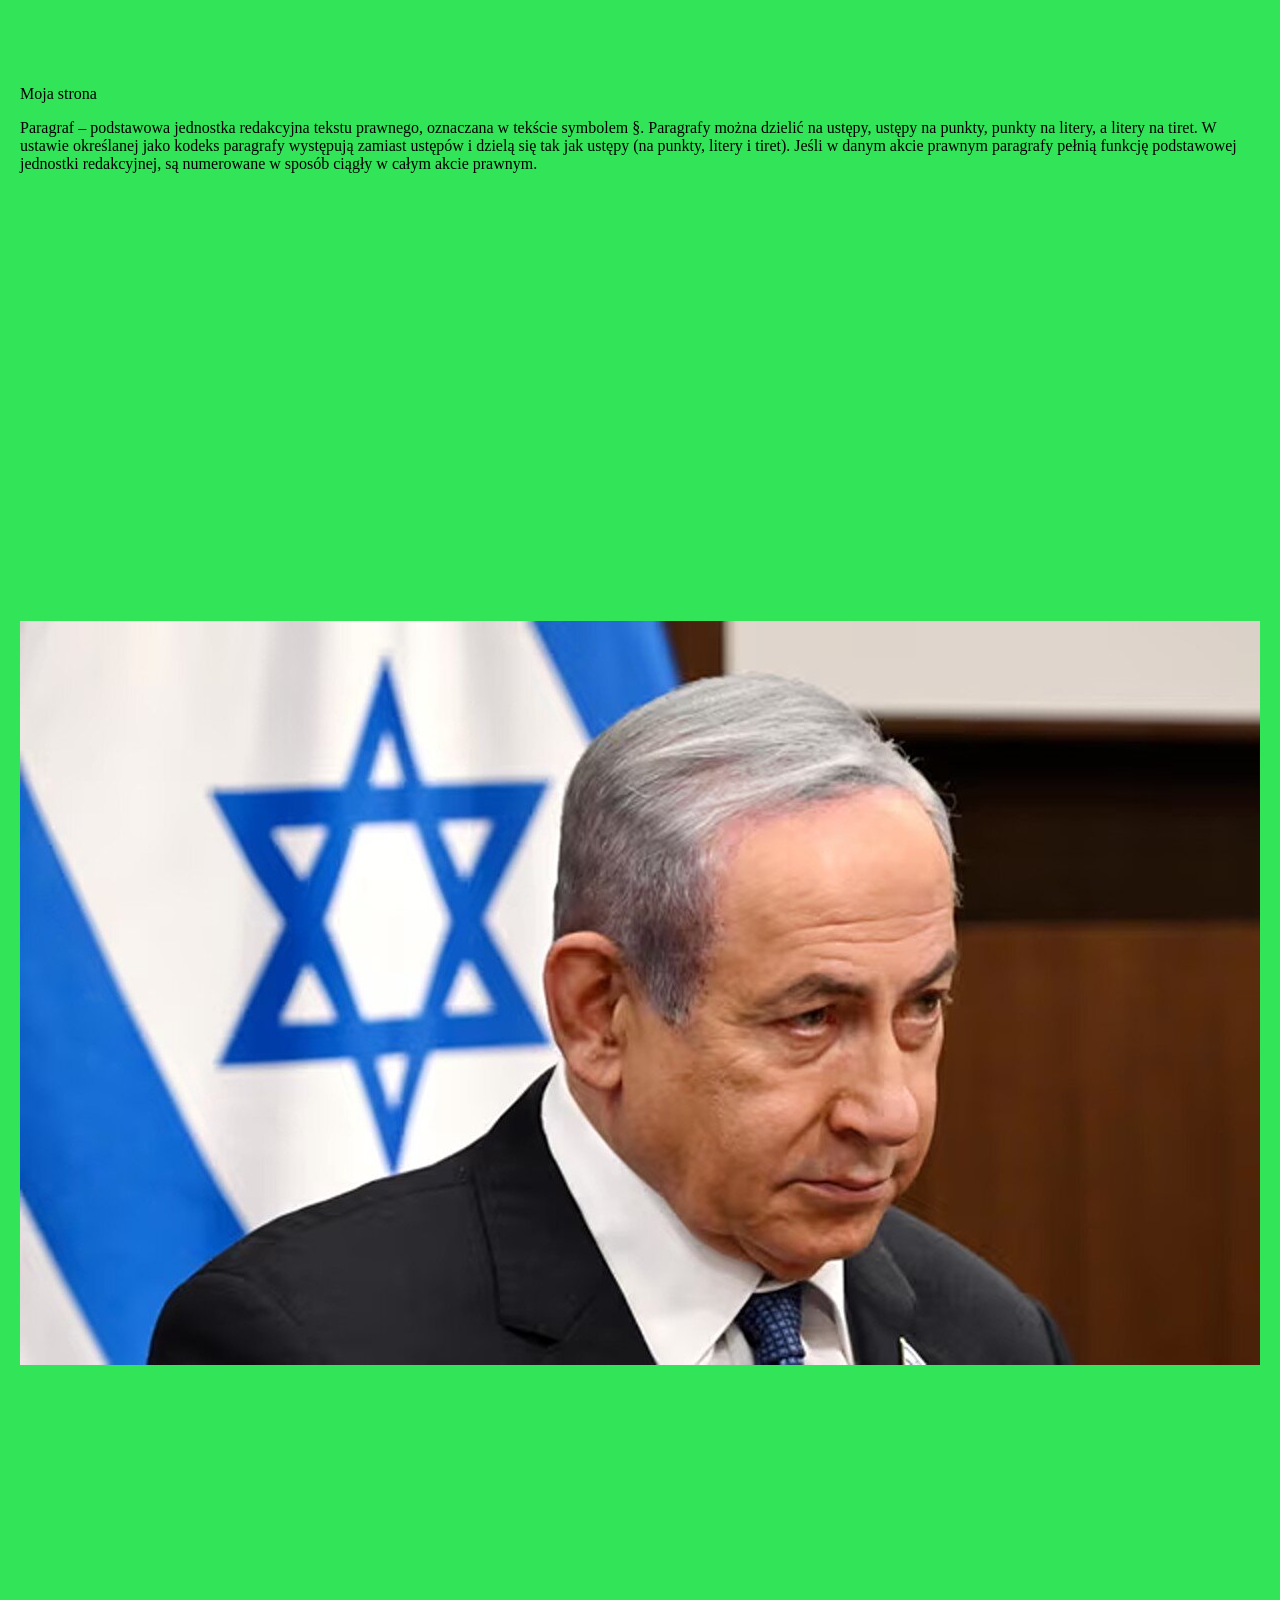
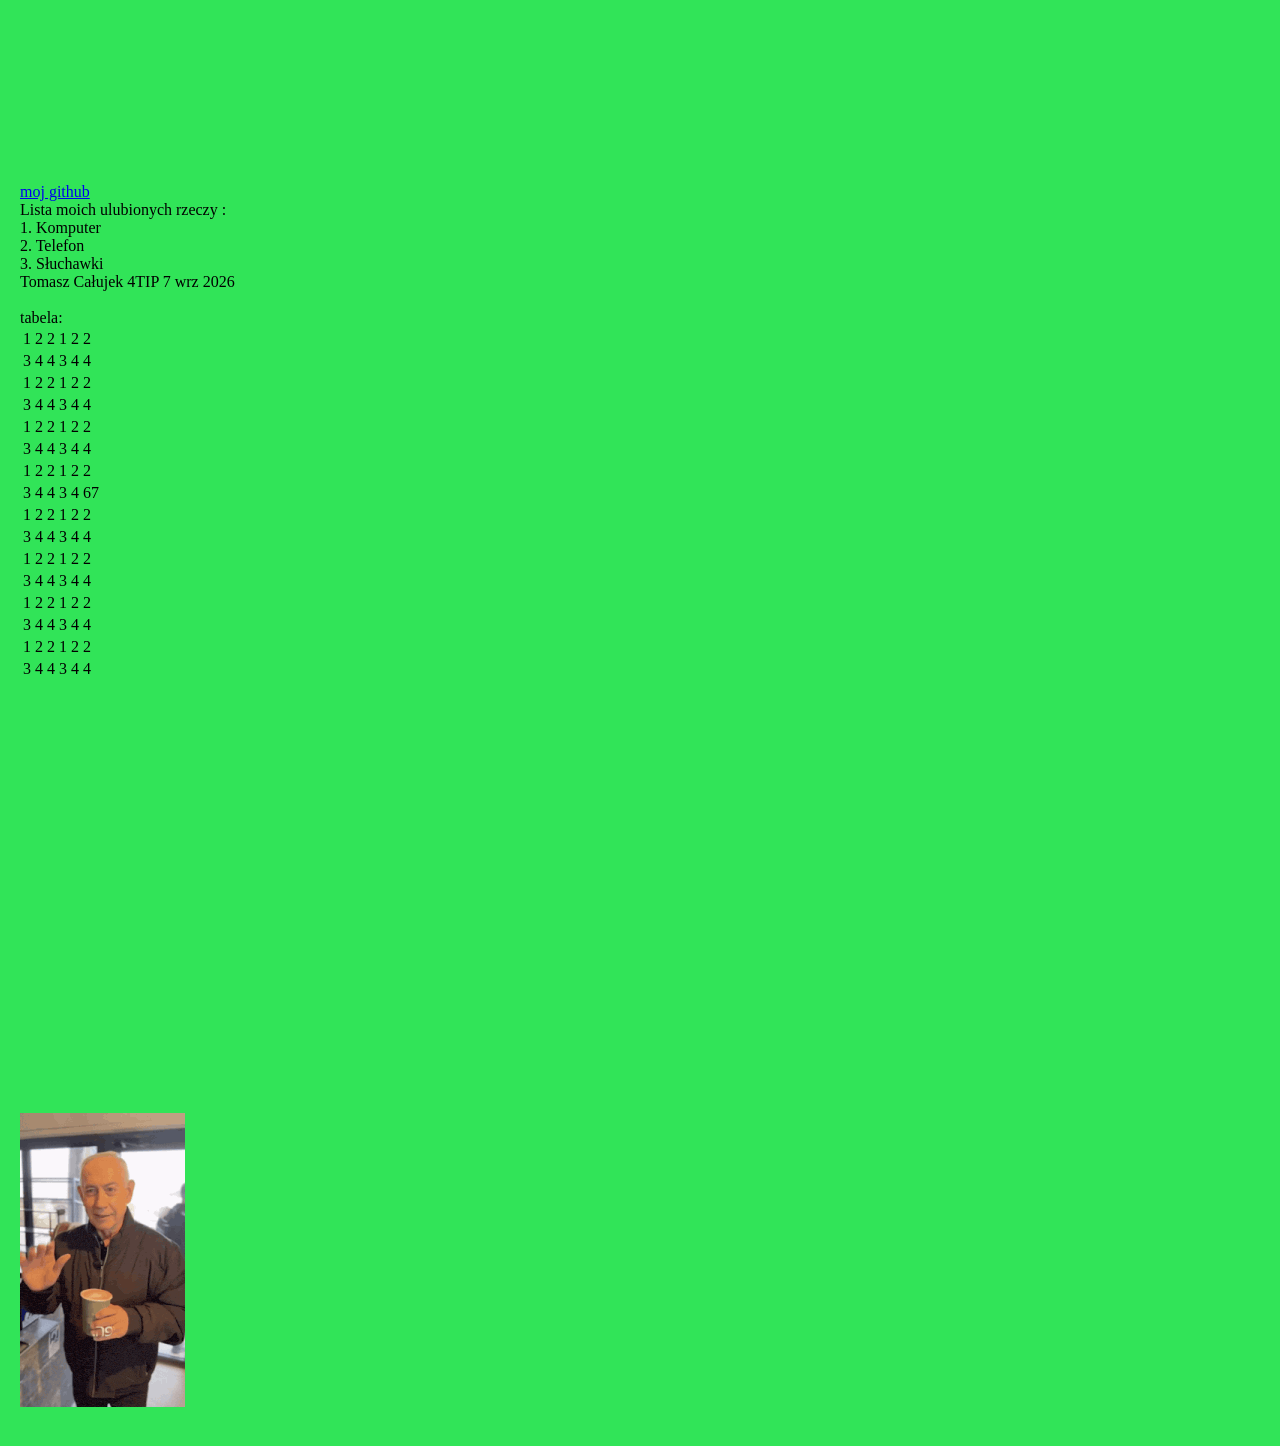
<file: LAB1-zadanie_dla_chetnych/index.html>
<!doctype html>
<html>
<head>
	<meta charset="utf-8">
	<meta name="description" content="opis">
    <link rel="stylesheet" href="style.css">
	<title>Moja strona</title>
</head>
<body>
    <h>Moja strona</h1></br>
    <p>Paragraf – podstawowa jednostka redakcyjna tekstu prawnego, oznaczana w tekście symbolem §. Paragrafy można dzielić na ustępy, ustępy na punkty, punkty na litery, a litery na tiret. W ustawie określanej jako kodeks paragrafy występują zamiast ustępów i dzielą się tak jak ustępy (na punkty, litery i tiret). Jeśli w danym akcie prawnym paragrafy pełnią funkcję podstawowej jednostki redakcyjnej, są numerowane w sposób ciągły w całym akcie prawnym.</p>
    <br><br><br><br><br><br><br><br><br><br><br><br><br><br><br><br><br><br><br><br><br><br><br><br><img src="./resources/3072-1.jpg"><br><br><br><br><br><br><br><br><br><br><br><br><br><br><br><br><br><br><br><br><br><br><br><br>
    <a href="https://github.com/tpmej/">moj github</a></br>
    Lista moich ulubionych rzeczy :</br>
    1. Komputer</br>
    2. Telefon</br>
    3. Słuchawki<br>
    <footer>Tomasz Całujek 4TIP 7 wrz 2026</footer><br>
    tabela:</br>
    <table>
        <tr>
            <td>
                1
            </td>
            <td>
                2
            </td>
            <td>
                2
            </td>
            <td>
                1
            </td>
            <td>
                2
            </td>
            <td>
                2
            </td>
        </tr>
        <tr>
            <td>
                3
            </td>
            <td>
                4
            </td>
            <td>
                4
            </td>
            <td>
                3
            </td>
            <td>
                4
            </td>
            <td>
                4
            </td>
        </tr>
        <tr>
            <td>
                1
            </td>
            <td>
                2
            </td>
            <td>
                2
            </td>
            <td>
                1
            </td>
            <td>
                2
            </td>
            <td>
                2
            </td>
        </tr>
        <tr>
            <td>
                3
            </td>
            <td>
                4
            </td>
            <td>
                4
            </td>
            <td>
                3
            </td>
            <td>
                4
            </td>
            <td>
                4
            </td>
        </tr>
        <tr>
            <td>
                1
            </td>
            <td>
                2
            </td>
            <td>
                2
            </td>
            <td>
                1
            </td>
            <td>
                2
            </td>
            <td>
                2
            </td>
        </tr>
        <tr>
            <td>
                3
            </td>
            <td>
                4
            </td>
            <td>
                4
            </td>
            <td>
                3
            </td>
            <td>
                4
            </td>
            <td>
                4
            </td>
        </tr>
        <tr>
            <td>
                1
            </td>
            <td>
                2
            </td>
            <td>
                2
            </td>
            <td>
                1
            </td>
            <td>
                2
            </td>
            <td>
                2
            </td>
        </tr>
        <tr>
            <td>
                3
            </td>
            <td>
                4
            </td>
            <td>
                4
            </td>
            <td>
                3
            </td>
            <td>
                4
            </td>
            <td>
                67
            </td>
        </tr>
        <tr>
            <td>
                1
            </td>
            <td>
                2
            </td>
            <td>
                2
            </td>
            <td>
                1
            </td>
            <td>
                2
            </td>
            <td>
                2
            </td>
        </tr>
        <tr>
            <td>
                3
            </td>
            <td>
                4
            </td>
            <td>
                4
            </td>
            <td>
                3
            </td>
            <td>
                4
            </td>
            <td>
                4
            </td>
        </tr>
        <tr>
            <td>
                1
            </td>
            <td>
                2
            </td>
            <td>
                2
            </td>
            <td>
                1
            </td>
            <td>
                2
            </td>
            <td>
                2
            </td>
        </tr>
        <tr>
            <td>
                3
            </td>
            <td>
                4
            </td>
            <td>
                4
            </td>
            <td>
                3
            </td>
            <td>
                4
            </td>
            <td>
                4
            </td>
        </tr>
        <tr>
            <td>
                1
            </td>
            <td>
                2
            </td>
            <td>
                2
            </td>
            <td>
                1
            </td>
            <td>
                2
            </td>
            <td>
                2
            </td>
        </tr>
        <tr>
            <td>
                3
            </td>
            <td>
                4
            </td>
            <td>
                4
            </td>
            <td>
                3
            </td>
            <td>
                4
            </td>
            <td>
                4
            </td>
        </tr>
        <tr>
            <td>
                1
            </td>
            <td>
                2
            </td>
            <td>
                2
            </td>
            <td>
                1
            </td>
            <td>
                2
            </td>
            <td>
                2
            </td>
        </tr>
        <tr>
            <td>
                3
            </td>
            <td>
                4
            </td>
            <td>
                4
            </td>
            <td>
                3
            </td>
            <td>
                4
            </td>
            <td>
                4
            </td>
        </tr>

    </table>
    <br><br><br><br><br><br><br><br><br><br><br><br><br><br><br><br><br><br><br><br><br><br><br><br><img src="./resources/benjamin-netanyahu-flip.gif">
</body>
</html>
</file>
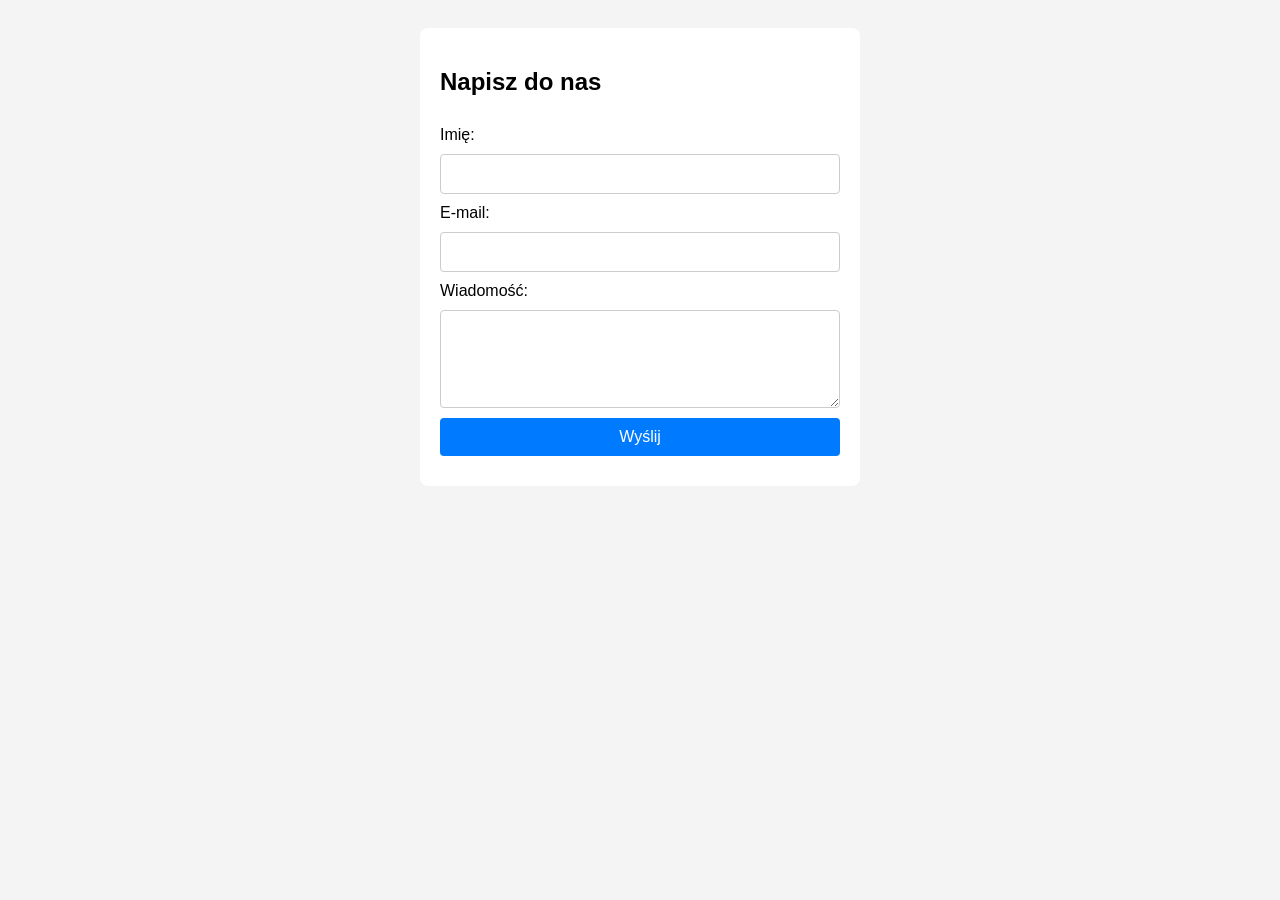
<file: miniprojekt 1/index.html>
<!DOCTYPE html>
<html lang="pl">
<head>
  <meta charset="UTF-8">
  <title>Formularz Kontaktowy</title>
  <link rel="stylesheet" href="style.css">
</head>
<body>

  <form id="contactForm">
    <h2>Napisz do nas</h2>

    <label for="name">Imię:</label>
    <input type="text" id="name">

    <label for="email">E-mail:</label>
    <input type="email" id="email">

    <label for="message">Wiadomość:</label>
    <textarea id="message" rows="4"></textarea>

    <button type="submit">Wyślij</button>

    <!-- Tutaj wyświetli się komunikat -->
    <div id="status"></div>
  </form>

  <script src="script.js"></script>
</body>
</html>
</file>
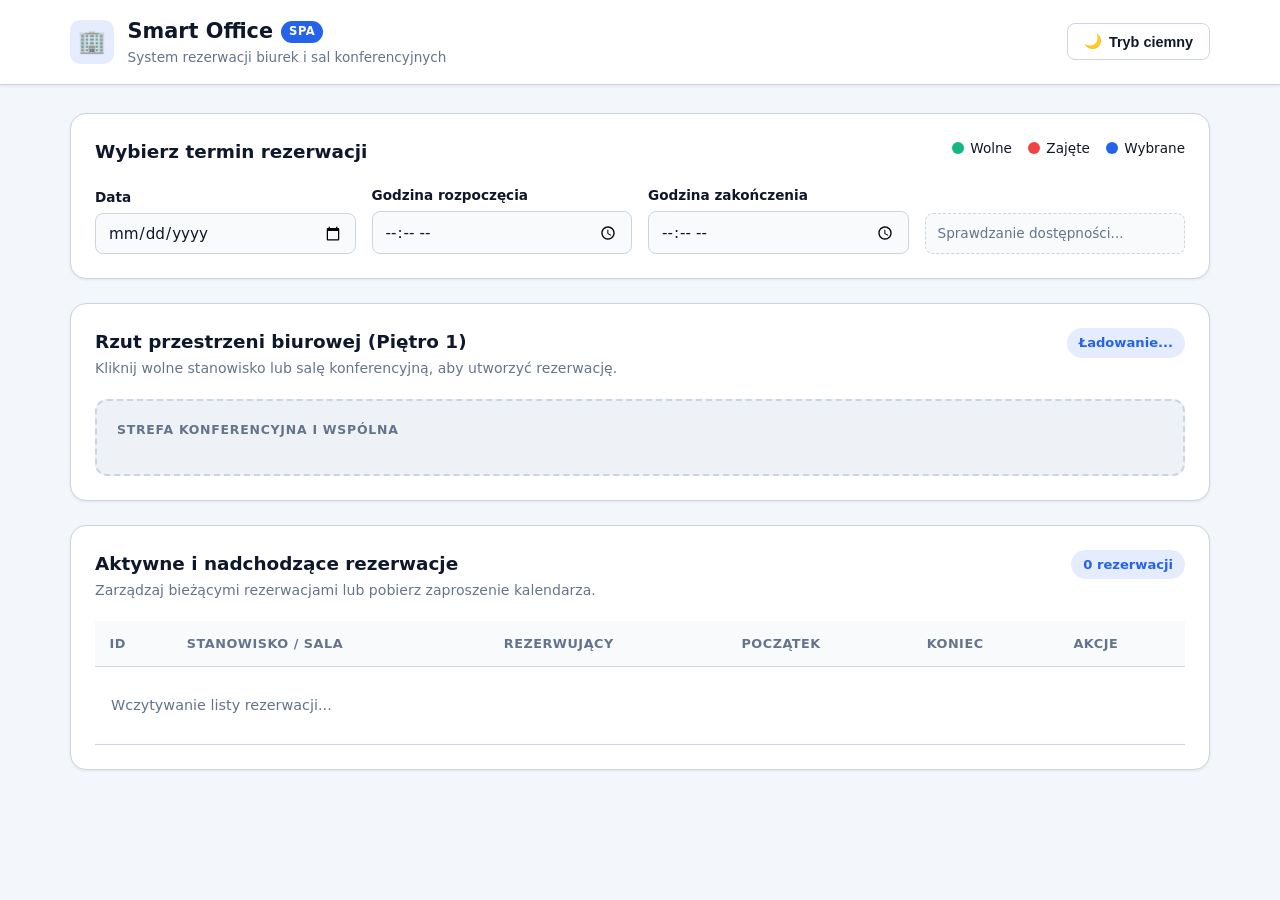
<file: miniprojekt 5/index.html>
<!DOCTYPE html>
<html lang="pl" data-theme="light">
<head>
  <meta charset="UTF-8">
  <meta name="viewport" content="width=device-width, initial-scale=1.0">
  <title>Smart Office SPA — System Rezerwacji Stanowisk</title>
  <link rel="stylesheet" href="css/style.css">
</head>
<body>
  <header class="app-header">
    <div class="container header-inner">
      <div class="brand">
        <div class="brand-icon" aria-hidden="true">🏢</div>
        <div>
          <h1>Smart Office <span class="badge-spa">SPA</span></h1>
          <p class="subtitle">System rezerwacji biurek i sal konferencyjnych</p>
        </div>
      </div>

      <button type="button" id="theme-toggle" class="btn btn-outline" aria-label="Przełącz motyw kolorystyczny">
        <span id="theme-icon" aria-hidden="true">🌙</span>
        <span id="theme-label">Tryb ciemny</span>
      </button>
    </div>
  </header>

  <main class="container main-layout">
    <section class="card filter-panel" aria-labelledby="filter-heading">
      <div class="section-header">
        <h2 id="filter-heading">Wybierz termin rezerwacji</h2>
        <div class="legend" aria-label="Legenda statusów stanowisk">
          <span class="legend-item"><i class="dot dot-free"></i> Wolne</span>
          <span class="legend-item"><i class="dot dot-occupied"></i> Zajęte</span>
          <span class="legend-item"><i class="dot dot-selected"></i> Wybrane</span>
        </div>
      </div>

      <form id="filter-form" class="filter-grid" novalidate>
        <div class="form-group">
          <label for="filter-date">Data</label>
          <input type="date" id="filter-date" name="date" required>
        </div>

        <div class="form-group">
          <label for="filter-start">Godzina rozpoczęcia</label>
          <input type="time" id="filter-start" name="start" step="900" required>
        </div>

        <div class="form-group">
          <label for="filter-end">Godzina zakończenia</label>
          <input type="time" id="filter-end" name="end" step="900" required>
        </div>

        <div class="form-group filter-actions">
          <span class="filter-hint" id="filter-status-text">Sprawdzanie dostępności...</span>
        </div>
      </form>
    </section>

    <section id="ics-banner" class="card ics-banner hidden" aria-live="polite">
      <div class="ics-banner-content">
        <div>
          <strong>Rezerwacja zapisana pomyślnie!</strong>
          <p id="ics-banner-details">Możesz dodać termin bezpośrednio do swojego kalendarza.</p>
        </div>
        <div class="ics-banner-actions">
          <a id="ics-download-link" href="#" class="btn btn-primary" download="rezerwacja.ics">
            📅 Pobierz plik .ics
          </a>
          <button type="button" id="ics-banner-close" class="btn btn-outline">Zamknij</button>
        </div>
      </div>
    </section>

    <section class="card floorplan-section" aria-labelledby="map-heading">
      <div class="section-header">
        <div>
          <h2 id="map-heading">Rzut przestrzeni biurowej (Piętro 1)</h2>
          <p class="section-desc">Kliknij wolne stanowisko lub salę konferencyjną, aby utworzyć rezerwację.</p>
        </div>
        <span class="stats-pill" id="availability-counter">Ładowanie...</span>
      </div>

      <div class="office-blueprint">
        <div class="zone-label">Strefa konferencyjna i wspólna</div>
        <div id="office-grid" class="office-grid" role="group" aria-label="Mapa stanowisk biurowych"></div>
      </div>
    </section>

    <section class="card reservations-section" aria-labelledby="reservations-heading">
      <div class="section-header">
        <div>
          <h2 id="reservations-heading">Aktywne i nadchodzące rezerwacje</h2>
          <p class="section-desc">Zarządzaj bieżącymi rezerwacjami lub pobierz zaproszenie kalendarza.</p>
        </div>
        <span class="stats-pill" id="reservations-counter">0 rezerwacji</span>
      </div>

      <div class="table-wrapper">
        <table class="reservations-table">
          <thead>
            <tr>
              <th>ID</th>
              <th>Stanowisko / Sala</th>
              <th>Rezerwujący</th>
              <th>Początek</th>
              <th>Koniec</th>
              <th>Akcje</th>
            </tr>
          </thead>
          <tbody id="reservations-tbody">
            <tr>
              <td colspan="6" class="empty-state">Wczytywanie listy rezerwacji...</td>
            </tr>
          </tbody>
        </table>
      </div>
    </section>
  </main>

  <div id="booking-modal" class="modal-backdrop hidden" role="dialog" aria-modal="true" aria-labelledby="modal-title">
    <div class="modal-dialog">
      <div class="modal-header">
        <div>
          <span class="modal-badge" id="modal-resource-type">Biurko</span>
          <h3 id="modal-title">Rezerwacja stanowiska</h3>
        </div>
        <button type="button" id="modal-close" class="icon-btn" aria-label="Zamknij okno">&times;</button>
      </div>

      <form id="booking-form" novalidate>
        <input type="hidden" id="booking-resource-id">

        <div class="modal-summary">
          <div>
            <span class="summary-label">Wybrany zasób</span>
            <strong id="modal-resource-name">—</strong>
          </div>
          <div>
            <span class="summary-label">Pojemność</span>
            <strong id="modal-resource-capacity">—</strong>
          </div>
        </div>

        <div class="form-group">
          <label for="booking-user-name">Imię i nazwisko <span class="required">*</span></label>
          <input
            type="text"
            id="booking-user-name"
            name="user_name"
            placeholder="np. Jan Kowalski"
            minlength="3"
            maxlength="100"
            required
          >
        </div>

        <div class="modal-datetime-grid">
          <div class="form-group">
            <label for="booking-date">Data</label>
            <input type="date" id="booking-date" required>
          </div>
          <div class="form-group">
            <label for="booking-start">Od godziny</label>
            <input type="time" id="booking-start" step="900" required>
          </div>
          <div class="form-group">
            <label for="booking-end">Do godziny</label>
            <input type="time" id="booking-end" step="900" required>
          </div>
        </div>

        <p id="modal-error" class="form-error hidden" role="alert"></p>

        <div class="modal-footer">
          <button type="button" id="modal-cancel" class="btn btn-outline">Anuluj</button>
          <button type="submit" id="modal-submit" class="btn btn-primary">Potwierdź rezerwację</button>
        </div>
      </form>
    </div>
  </div>

  <div id="toast-container" class="toast-container" aria-live="polite" aria-atomic="true"></div>

  <script src="js/app.js"></script>
</body>
</html>
</file>
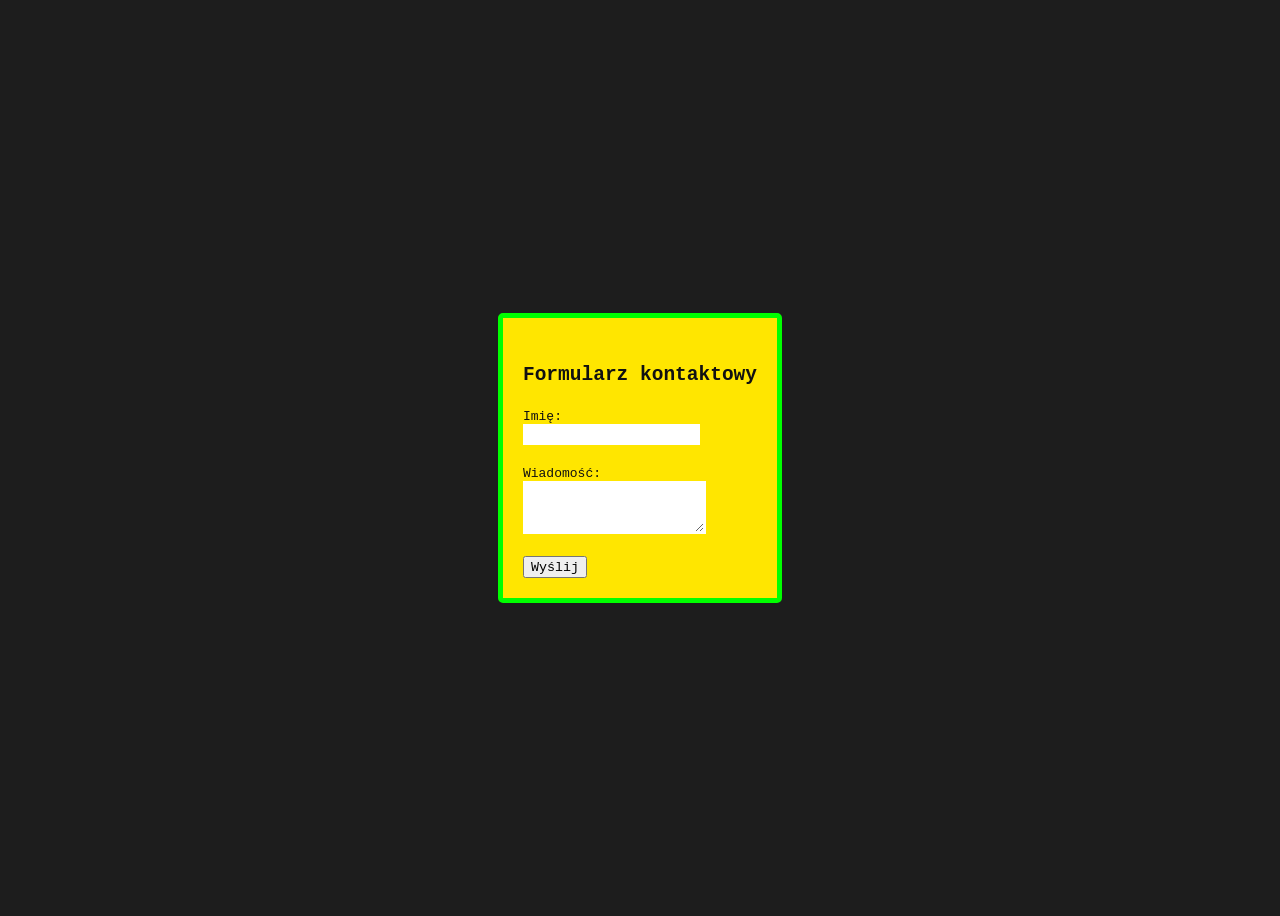
<file: sprawdzian-09112026/index.html>
<!DOCTYPE html>
<html lang="en">
<head>
    <meta charset="UTF-8">
    <meta name="viewport" content="width=device-width, initial-scale=1.0">
    <title>Document</title>
    <link rel="stylesheet" href="style.css">
</head>
<body>
    <form action="odbierz.php" method="POST" id="formularz">
        <h2><code>Formularz kontaktowy</code></h2>

        <p id="powitanie"></p>

        <label for="imie"><code>Imię:</code></label><br>
        <input type="text" id="imie" name="imie" required>
        <br><br>

        <label for="wiadomosc"><code>Wiadomość:</code></label><br>
        <textarea id="wiadomosc" name="wiadomosc" rows="3" maxlength="200" required></textarea>
        <br><br>
        
        <button type="submit"><code>Wyślij</code></button>
    </form>
    <script>
        const form = document.getElementById('formularz');
        const nameInput = document.getElementById('imie');
        form.addEventListener('submit', function(event) {
            const nameValue = nameInput.value.trim();
            if (nameInput.value.trim() === '') {
                alert('Proszę wprowadzić imię.');
                event.preventDefault();
            }
        });
    </script>
</body>
</html>
</file>
<file: LAB1-zadanie_dla_chetnych/style.css>
body {
background-color: #31e458;
  font-family: 'Franklin Gothic Medium', 'Arial Narrow';
  display: flex;
  justify-content: center;
  padding-top: 50px;
  margin: 35px;
}

@keyframes obrot {
  from {
    transform: rotate(0deg);
  }
  to {
    transform: rotate(360deg);
  }
}

img {
  /* nazwa | czas pełnego obrotu | płynny ruch | nieskończona pętla */
  animation: obrot 10s linear infinite;
}
</file>
<file: miniprojekt 1/style.css>
body {
  font-family: Arial, sans-serif;
  background-color: #f4f4f4;
  padding: 20px;
}

form {
  background: white;
  max-width: 400px;
  margin: 0 auto;
  padding: 20px;
  border-radius: 8px;
  display: flex;
  flex-direction: column;
  gap: 10px;
}

input, textarea, button {
  padding: 10px;
  font-size: 16px;
  border: 1px solid #ccc;
  border-radius: 4px;
}

button {
  background: #007bff;
  color: white;
  border: none;
  cursor: pointer;
}

button:hover {
  background: #0056b3;
}

.ok { color: green; font-weight: bold; }
.err { color: red; font-weight: bold; }
</file>
<file: miniprojekt 5/css/style.css>
:root {
  --bg-main: #f3f6fb;
  --surface: #ffffff;
  --surface-alt: #f8fafc;
  --text-main: #0f172a;
  --text-muted: #64748b;
  --border-color: #cbd5e1;
  --blueprint-bg: #eef2f7;

  --primary: #2563eb;
  --primary-hover: #1d4ed8;
  --primary-soft: rgba(37, 99, 235, 0.12);

  --free-bg: #ecfdf5;
  --free-border: #10b981;
  --free-text: #065f46;

  --occupied-bg: #fef2f2;
  --occupied-border: #ef4444;
  --occupied-text: #991b1b;

  --selected-bg: #eff6ff;
  --selected-border: #2563eb;
  --selected-text: #1e40af;

  --shadow-sm: 0 1px 3px rgba(15, 23, 42, 0.08);
  --shadow-md: 0 10px 25px rgba(15, 23, 42, 0.12);
  --radius-md: 12px;
  --radius-lg: 16px;
}

[data-theme="dark"] {
  --bg-main: #0b1120;
  --surface: #1e293b;
  --surface-alt: #0f172a;
  --text-main: #f1f5f9;
  --text-muted: #94a3b8;
  --border-color: #334155;
  --blueprint-bg: #131c31;

  --primary: #3b82f6;
  --primary-hover: #60a5fa;
  --primary-soft: rgba(59, 130, 246, 0.18);

  --free-bg: rgba(16, 185, 129, 0.14);
  --free-border: #10b981;
  --free-text: #6ee7b7;

  --occupied-bg: rgba(239, 68, 68, 0.14);
  --occupied-border: #ef4444;
  --occupied-text: #fca5a5;

  --selected-bg: rgba(59, 130, 246, 0.22);
  --selected-border: #60a5fa;
  --selected-text: #93c5fd;

  --shadow-sm: 0 2px 6px rgba(0, 0, 0, 0.35);
  --shadow-md: 0 14px 32px rgba(0, 0, 0, 0.5);
}

*,
*::before,
*::after {
  box-sizing: border-box;
  margin: 0;
  padding: 0;
}

body {
  font-family: system-ui, -apple-system, "Segoe UI", Roboto, Helvetica, Arial, sans-serif;
  background-color: var(--bg-main);
  color: var(--text-main);
  line-height: 1.5;
  transition: background-color 0.25s ease, color 0.25s ease;
  min-height: 100vh;
}

.container {
  width: 100%;
  max-width: 1180px;
  margin: 0 auto;
  padding: 0 1.25rem;
}

.app-header {
  background-color: var(--surface);
  border-bottom: 1px solid var(--border-color);
  padding: 1rem 0;
  box-shadow: var(--shadow-sm);
  position: sticky;
  top: 0;
  z-index: 20;
}

.header-inner {
  display: flex;
  align-items: center;
  justify-content: space-between;
  gap: 1rem;
  flex-wrap: wrap;
}

.brand {
  display: flex;
  align-items: center;
  gap: 0.85rem;
}

.brand-icon {
  width: 44px;
  height: 44px;
  border-radius: 10px;
  background: var(--primary-soft);
  display: grid;
  place-items: center;
  font-size: 1.4rem;
}

.brand h1 {
  font-size: 1.3rem;
  font-weight: 700;
  display: flex;
  align-items: center;
  gap: 0.5rem;
}

.badge-spa {
  font-size: 0.72rem;
  font-weight: 700;
  letter-spacing: 0.05em;
  padding: 0.15rem 0.5rem;
  border-radius: 999px;
  background-color: var(--primary);
  color: #ffffff;
}

.subtitle {
  font-size: 0.85rem;
  color: var(--text-muted);
}

.main-layout {
  display: flex;
  flex-direction: column;
  gap: 1.5rem;
  padding-top: 1.75rem;
  padding-bottom: 3rem;
}

.card {
  background-color: var(--surface);
  border: 1px solid var(--border-color);
  border-radius: var(--radius-lg);
  padding: 1.5rem;
  box-shadow: var(--shadow-sm);
}

.section-header {
  display: flex;
  align-items: flex-start;
  justify-content: space-between;
  gap: 1rem;
  flex-wrap: wrap;
  margin-bottom: 1.25rem;
}

.section-header h2 {
  font-size: 1.15rem;
  font-weight: 700;
}

.section-desc {
  font-size: 0.88rem;
  color: var(--text-muted);
  margin-top: 0.15rem;
}

.btn {
  display: inline-flex;
  align-items: center;
  justify-content: center;
  gap: 0.45rem;
  padding: 0.55rem 1rem;
  border-radius: 8px;
  font-size: 0.9rem;
  font-weight: 600;
  cursor: pointer;
  border: 1px solid transparent;
  text-decoration: none;
  transition: transform 0.15s ease, background-color 0.2s ease, border-color 0.2s ease;
}

.btn:active {
  transform: scale(0.98);
}

.btn-primary {
  background-color: var(--primary);
  color: #ffffff;
}

.btn-primary:hover {
  background-color: var(--primary-hover);
}

.btn-outline {
  background-color: var(--surface);
  color: var(--text-main);
  border-color: var(--border-color);
}

.btn-outline:hover {
  background-color: var(--surface-alt);
}

.btn-danger-sm {
  padding: 0.35rem 0.7rem;
  font-size: 0.8rem;
  background-color: transparent;
  color: #ef4444;
  border: 1px solid #ef4444;
  border-radius: 6px;
}

.btn-danger-sm:hover {
  background-color: #ef4444;
  color: #ffffff;
}

.btn-ics-sm {
  padding: 0.35rem 0.7rem;
  font-size: 0.8rem;
  background-color: var(--primary-soft);
  color: var(--primary);
  border: 1px solid var(--primary);
  border-radius: 6px;
}

.btn-ics-sm:hover {
  background-color: var(--primary);
  color: #ffffff;
}

.filter-grid {
  display: grid;
  grid-template-columns: repeat(4, minmax(0, 1fr));
  gap: 1rem;
  align-items: end;
}

.form-group {
  display: flex;
  flex-direction: column;
  gap: 0.35rem;
}

.form-group label {
  font-size: 0.85rem;
  font-weight: 600;
  color: var(--text-main);
}

.form-group input {
  width: 100%;
  padding: 0.6rem 0.75rem;
  border: 1px solid var(--border-color);
  border-radius: 8px;
  background-color: var(--surface-alt);
  color: var(--text-main);
  font-size: 0.95rem;
  font-family: inherit;
}

.form-group input:focus {
  outline: none;
  border-color: var(--primary);
  box-shadow: 0 0 0 3px var(--primary-soft);
}

.filter-actions {
  justify-content: center;
}

.filter-hint {
  font-size: 0.85rem;
  color: var(--text-muted);
  padding: 0.6rem 0.75rem;
  background-color: var(--surface-alt);
  border-radius: 8px;
  border: 1px dashed var(--border-color);
}

.legend {
  display: flex;
  align-items: center;
  gap: 1rem;
  flex-wrap: wrap;
  font-size: 0.85rem;
  font-weight: 500;
}

.legend-item {
  display: inline-flex;
  align-items: center;
  gap: 0.4rem;
}

.dot {
  width: 12px;
  height: 12px;
  border-radius: 50%;
  display: inline-block;
}

.dot-free {
  background-color: var(--free-border);
}

.dot-occupied {
  background-color: var(--occupied-border);
}

.dot-selected {
  background-color: var(--selected-border);
}

.stats-pill {
  font-size: 0.82rem;
  font-weight: 600;
  padding: 0.3rem 0.75rem;
  border-radius: 999px;
  background-color: var(--primary-soft);
  color: var(--primary);
}

.ics-banner {
  border-left: 5px solid var(--free-border);
  background-color: var(--free-bg);
}

.ics-banner-content {
  display: flex;
  align-items: center;
  justify-content: space-between;
  gap: 1rem;
  flex-wrap: wrap;
}

.ics-banner-actions {
  display: flex;
  gap: 0.6rem;
}

.office-blueprint {
  background-color: var(--blueprint-bg);
  border: 2px dashed var(--border-color);
  border-radius: var(--radius-md);
  padding: 1.25rem;
}

.zone-label {
  font-size: 0.78rem;
  font-weight: 700;
  text-transform: uppercase;
  letter-spacing: 0.06em;
  color: var(--text-muted);
  margin-bottom: 0.85rem;
}

.office-grid {
  display: grid;
  grid-template-columns: repeat(4, minmax(0, 1fr));
  gap: 1rem;
}

.resource-card {
  position: relative;
  border-radius: var(--radius-md);
  border: 2px solid var(--border-color);
  padding: 1rem;
  text-align: left;
  font-family: inherit;
  transition: transform 0.18s ease, box-shadow 0.18s ease, border-color 0.18s ease, background-color 0.18s ease;
  display: flex;
  flex-direction: column;
  justify-content: space-between;
  min-height: 112px;
}

.resource-card.type-room {
  grid-column: span 2;
  min-height: 138px;
}

.resource-card.type-desk {
  grid-column: span 1;
}

.resource-card.status-free {
  background-color: var(--free-bg);
  border-color: var(--free-border);
  color: var(--free-text);
  cursor: pointer;
}

.resource-card.status-free:hover {
  transform: translateY(-3px);
  box-shadow: var(--shadow-md);
}

.resource-card.status-occupied {
  background-color: var(--occupied-bg);
  border-color: var(--occupied-border);
  color: var(--occupied-text);
  cursor: not-allowed;
  opacity: 0.88;
}

.resource-card.status-selected {
  background-color: var(--selected-bg);
  border-color: var(--selected-border);
  color: var(--selected-text);
  box-shadow: 0 0 0 3px var(--primary-soft), var(--shadow-md);
  transform: translateY(-2px);
}

.resource-top {
  display: flex;
  align-items: center;
  justify-content: space-between;
  gap: 0.5rem;
  margin-bottom: 0.5rem;
}

.resource-kind {
  font-size: 0.72rem;
  font-weight: 700;
  text-transform: uppercase;
  letter-spacing: 0.04em;
  opacity: 0.85;
}

.resource-capacity {
  font-size: 0.75rem;
  font-weight: 700;
  padding: 0.15rem 0.5rem;
  border-radius: 999px;
  background-color: rgba(255, 255, 255, 0.55);
  color: inherit;
}

[data-theme="dark"] .resource-capacity {
  background-color: rgba(15, 23, 42, 0.5);
}

.resource-name {
  font-size: 1.02rem;
  font-weight: 700;
  margin-bottom: 0.45rem;
}

.resource-status-badge {
  font-size: 0.8rem;
  font-weight: 600;
  display: inline-flex;
  align-items: center;
  gap: 0.35rem;
}

.office-corridor {
  grid-column: 1 / -1;
  text-align: center;
  padding: 0.45rem;
  border-radius: 8px;
  background-color: var(--surface);
  border: 1px dashed var(--border-color);
  color: var(--text-muted);
  font-size: 0.78rem;
  font-weight: 600;
  letter-spacing: 0.08em;
  text-transform: uppercase;
}

.table-wrapper {
  overflow-x: auto;
}

.reservations-table {
  width: 100%;
  border-collapse: collapse;
  font-size: 0.9rem;
}

.reservations-table th,
.reservations-table td {
  padding: 0.8rem 0.9rem;
  text-align: left;
  border-bottom: 1px solid var(--border-color);
}

.reservations-table th {
  background-color: var(--surface-alt);
  font-weight: 700;
  color: var(--text-muted);
  font-size: 0.8rem;
  text-transform: uppercase;
  letter-spacing: 0.04em;
}

.reservations-table tbody tr:hover {
  background-color: var(--surface-alt);
}

.action-buttons {
  display: flex;
  gap: 0.45rem;
  flex-wrap: wrap;
}

.empty-state {
  text-align: center;
  color: var(--text-muted);
  padding: 1.75rem 1rem !important;
}

.hidden {
  display: none !important;
}

.modal-backdrop {
  position: fixed;
  inset: 0;
  background-color: rgba(15, 23, 42, 0.6);
  backdrop-filter: blur(3px);
  display: grid;
  place-items: center;
  padding: 1rem;
  z-index: 50;
  animation: fadeIn 0.2s ease;
}

.modal-dialog {
  width: 100%;
  max-width: 480px;
  background-color: var(--surface);
  border: 1px solid var(--border-color);
  border-radius: var(--radius-lg);
  padding: 1.5rem;
  box-shadow: var(--shadow-md);
  animation: scaleUp 0.2s ease;
}

.modal-header {
  display: flex;
  align-items: flex-start;
  justify-content: space-between;
  gap: 1rem;
  margin-bottom: 1rem;
}

.modal-badge {
  display: inline-block;
  font-size: 0.72rem;
  font-weight: 700;
  text-transform: uppercase;
  padding: 0.15rem 0.55rem;
  border-radius: 999px;
  background-color: var(--primary-soft);
  color: var(--primary);
  margin-bottom: 0.25rem;
}

.icon-btn {
  background: none;
  border: none;
  font-size: 1.65rem;
  line-height: 1;
  color: var(--text-muted);
  cursor: pointer;
}

.icon-btn:hover {
  color: var(--text-main);
}

.modal-summary {
  display: grid;
  grid-template-columns: 1fr 1fr;
  gap: 0.75rem;
  padding: 0.85rem;
  background-color: var(--surface-alt);
  border-radius: 10px;
  border: 1px solid var(--border-color);
  margin-bottom: 1rem;
}

.summary-label {
  display: block;
  font-size: 0.75rem;
  color: var(--text-muted);
}

.modal-datetime-grid {
  display: grid;
  grid-template-columns: 1.3fr 1fr 1fr;
  gap: 0.65rem;
  margin-top: 0.9rem;
}

.required {
  color: #ef4444;
}

.form-error {
  margin-top: 0.85rem;
  padding: 0.6rem 0.8rem;
  border-radius: 8px;
  background-color: var(--occupied-bg);
  border: 1px solid var(--occupied-border);
  color: var(--occupied-text);
  font-size: 0.85rem;
  font-weight: 500;
}

.modal-footer {
  display: flex;
  justify-content: flex-end;
  gap: 0.65rem;
  margin-top: 1.35rem;
}

.toast-container {
  position: fixed;
  right: 1.25rem;
  bottom: 1.25rem;
  display: flex;
  flex-direction: column;
  gap: 0.65rem;
  z-index: 100;
  max-width: 360px;
  width: calc(100% - 2.5rem);
}

.toast {
  background-color: var(--surface);
  color: var(--text-main);
  border: 1px solid var(--border-color);
  border-left-width: 5px;
  border-radius: 10px;
  padding: 0.85rem 1rem;
  box-shadow: var(--shadow-md);
  font-size: 0.88rem;
  display: flex;
  align-items: flex-start;
  justify-content: space-between;
  gap: 0.75rem;
  animation: slideInRight 0.25s ease forwards;
}

.toast-success {
  border-left-color: #10b981;
}

.toast-error {
  border-left-color: #ef4444;
}

.toast-warning {
  border-left-color: #f59e0b;
}

.toast-closing {
  animation: fadeOutRight 0.25s ease forwards;
}

@keyframes slideInRight {
  from {
    opacity: 0;
    transform: translateX(30px);
  }
  to {
    opacity: 1;
    transform: translateX(0);
  }
}

@keyframes fadeOutRight {
  from {
    opacity: 1;
    transform: translateX(0);
  }
  to {
    opacity: 0;
    transform: translateX(30px);
  }
}

@keyframes fadeIn {
  from { opacity: 0; }
  to { opacity: 1; }
}

@keyframes scaleUp {
  from {
    opacity: 0;
    transform: scale(0.95);
  }
  to {
    opacity: 1;
    transform: scale(1);
  }
}

@media (max-width: 900px) {
  .filter-grid {
    grid-template-columns: repeat(2, minmax(0, 1fr));
  }

  .office-grid {
    grid-template-columns: repeat(2, minmax(0, 1fr));
  }
}

@media (max-width: 560px) {
  .filter-grid,
  .modal-datetime-grid {
    grid-template-columns: 1fr;
  }

  .office-grid {
    grid-template-columns: 1fr;
  }

  .resource-card.type-room,
  .resource-card.type-desk {
    grid-column: span 1;
  }
}
</file>
<file: sprawdzian-09112026/style.css>
body {
    background-color: #1d1d1d;
    color: #111;
    font-family: Arial, sans-serif;
    display: flex;
    justify-content: center;
    align-items: center;
    min-height: 100vh;
}

form {
    max-width: 400px;
    margin: 0 auto;
    background: #ffe600;
    padding: 20px;
    border: 5px solid #00ff00;
    border-radius: 5px;
}

.blad {
    color: #a30000;
    display: block;
    margin-top: 5px;
    font-size: 0.85rem;
}

input[type="text"], textarea {
    border: 2px solid transparent;
    transition: border-color 0.2s ease, box-shadow 0.2s ease;
}

input[type="text"]:focus, textarea:focus {
    border-color: #00ff00;
    box-shadow: 0 0 0 2px rgba(0, 255, 0, 0.25);
    outline: none;
}
</file>
